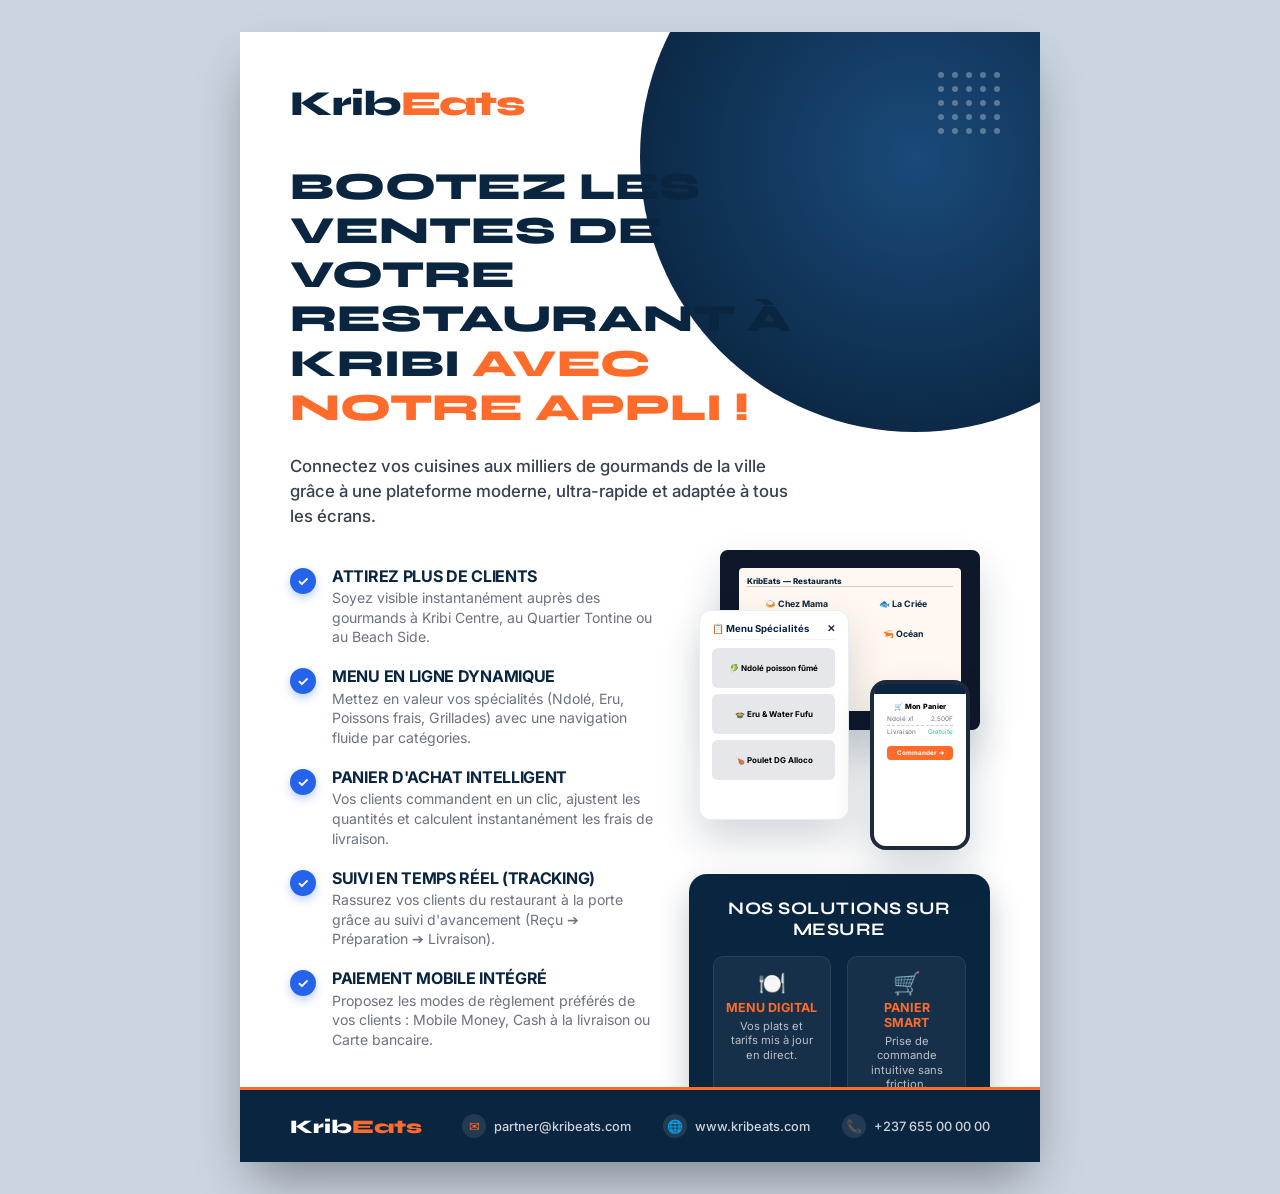
<file: affiche.html>
<!DOCTYPE html>
<html lang="fr">
<head>
<meta charset="UTF-8">
<meta name="viewport" content="width=device-width, initial-scale=1.0">
<title>Affiche Publicitaire KribEats</title>
<style>
  @import url('https://fonts.googleapis.com/css2?family=Syne:wght@700;800&family=Inter:wght@400;500;600;700&display=swap');

  :root {
    --ocean: #0A2540;
    --orange: #FF6B2B;
    --cream: #FFF8F0;
    --green: #2ECC71;
    --sand: #F5EDE0;
    --muted: #6B7280;
    --white: #FFFFFF;
  }

  * { margin: 0; padding: 0; box-sizing: border-box; }
  body { font-family: 'Inter', sans-serif; background: #cbd5e1; display: flex; justify-content: center; align-items: center; padding: 2rem; }

  /* ── CANVAS DE L'AFFICHE (Proportions standards A4 / Poster) ── */
  .poster {
    width: 800px;
    height: 1130px;
    background: var(--white);
    position: relative;
    overflow: hidden;
    box-shadow: 0 25px 50px -12px rgba(0, 0, 0, 0.4);
  }

  /* ── FORMES DE FOND (Style Nexora) ── */
  .bg-shape-top {
    position: absolute; top: -150px; right: -150px; width: 550px; height: 550px;
    background: radial-gradient(circle, #1A4A7A 0%, var(--ocean) 80%); border-radius: 50%; z-index: 1;
  }
  .bg-shape-dots {
    position: absolute; top: 40px; right: 40px; display: grid; grid-template-columns: repeat(5, 6px); gap: 8px; z-index: 2;
  }
  .bg-shape-dots div { width: 6px; height: 6px; background: rgba(255,255,255,0.3); border-radius: 50%; }

  /* ── LOGO & EN-TÊTE ── */
  .header { position: relative; z-index: 10; padding: 50px 50px 20px; }
  .logo { font-family: 'Syne', sans-serif; font-size: 2.2rem; color: var(--ocean); letter-spacing: -1px; font-weight: 800; margin-bottom: 2.5rem; }
  .logo span { color: var(--orange); }

  .headline {
    font-family: 'Syne', sans-serif; font-size: 2.4rem; color: var(--ocean);
    line-height: 1.15; font-weight: 800; max-width: 550px; text-transform: uppercase; margin-bottom: 1.5rem;
  }
  .headline em { color: var(--orange); font-style: normal; }
  
  .subheadline { color: #374151; font-size: 1.05rem; max-width: 500px; line-height: 1.5; font-weight: 500; }

  /* ── ZONE CONTENU PRINCIPAL (Grille 2 Colonnes) ── */
  .main-content { display: flex; padding: 0 50px; gap: 30px; position: relative; z-index: 10; }
  .left-col { flex: 1.1; display: flex; flex-direction: column; gap: 1.2rem; margin-top: 1rem; }
  .right-col { flex: 0.9; display: flex; flex-direction: column; gap: 1.5rem; }

  /* ── POINTS CLÉS (Puces bleues) ── */
  .feature-item { display: flex; gap: 1rem; align-items: flex-start; }
  .check-icon {
    background: #2563eb; color: white; width: 26px; height: 26px; border-radius: 50%;
    display: flex; align-items: center; justify-content: center; font-size: 0.85rem; font-weight: bold; flex-shrink: 0; margin-top: 2px;
    box-shadow: 0 4px 10px rgba(37,99,235,0.3);
  }
  .feature-text h3 { font-size: 1rem; font-weight: 700; color: var(--ocean); text-transform: uppercase; margin-bottom: 0.15rem; letter-spacing: -0.3px; }
  .feature-text p { font-size: 0.88rem; color: var(--muted); line-height: 1.4; }

  /* ── MOCKUPS VISUELS (Simulés en CSS épuré) ── */
  .mockups-container {
    position: relative; height: 320px; width: 100%; margin-top: -20px;
  }
  .mockup-card {
    background: white; border-radius: 12px; box-shadow: 0 20px 40px rgba(10,37,64,0.18);
    border: 1px solid rgba(10,37,64,0.08); position: absolute; padding: 0.8rem;
  }
  .mc-header { display: flex; justify-content: space-between; font-size: 0.6rem; font-weight: bold; margin-bottom: 0.5rem; color: var(--ocean); border-bottom: 1px solid #f3f4f6; padding-bottom: 0.3rem;}
  .mc-grid { display: grid; grid-template-columns: 1fr 1fr; gap: 6px; }
  .mc-item { background: var(--cream); border-radius: 6px; padding: 0.4rem; text-align: center; font-size: 0.55rem; font-weight: 700; }
  
  .mockup-pc { width: 260px; height: 180px; top: 20px; right: 10px; z-index: 3; background: #0f172a; border: 6px solid #0f172a; border-radius: 8px; color: white;}
  .mockup-pc .screen { background: var(--cream); width: 100%; height: 100%; border-radius: 4px; padding: 0.5rem; color: var(--ocean); }
  .mockup-tablet { width: 150px; height: 210px; top: 80px; left: 10px; z-index: 4; }
  .mockup-phone { width: 100px; height: 170px; bottom: 0px; right: 20px; z-index: 5; border-radius: 16px; border: 4px solid #1e293b;}

  /* ── BLOC ENCADRÉ BLEU : SOLUTIONS SUR MESURE ── */
  .solutions-box {
    background: var(--ocean); border-radius: 18px; padding: 1.5rem; color: var(--white);
    box-shadow: 0 15px 30px rgba(10,37,64,0.25);
  }
  .solutions-box h4 { font-family: 'Syne', sans-serif; font-size: 1.1rem; text-transform: uppercase; margin-bottom: 1rem; letter-spacing: 0.5px; text-align: center; }
  .solutions-grid { display: grid; grid-template-columns: repeat(2, 1fr); gap: 1rem; }
  .sol-card { background: rgba(255,255,255,0.05); padding: 0.8rem; border-radius: 10px; border: 1px solid rgba(255,255,255,0.08); text-align: center;}
  .sol-icon { font-size: 1.4rem; margin-bottom: 0.2rem; }
  .sol-title { font-size: 0.78rem; font-weight: 700; text-transform: uppercase; margin-bottom: 0.2rem; color: var(--orange); }
  .sol-desc { font-size: 0.7rem; color: rgba(255,255,255,0.7); line-height: 1.3; }

  /* ── BLOC ENCADRÉ BLANC : PROMOTION ── */
  .promo-box {
    background: var(--white); border: 2.5px solid #e5e7eb; border-radius: 20px; padding: 1.2rem 1.5rem;
    position: relative; box-shadow: 0 10px 25px rgba(0,0,0,0.03); margin-top: 0.5rem;
  }
  .promo-badge {
    position: absolute; top: -14px; left: 50%; transform: translateX(-50%);
    background: #dc2626; color: var(--white); font-size: 0.75rem; font-weight: 700;
    padding: 0.3rem 1.2rem; border-radius: 50px; text-transform: uppercase; display: flex; align-items: center; gap: 0.3rem;
  }
  .promo-title { text-align: center; font-family: 'Syne', sans-serif; font-size: 1.1rem; font-weight: 800; color: var(--ocean); margin-top: 0.4rem; text-transform: uppercase;}
  .promo-price { text-align: center; font-family: 'Syne', sans-serif; font-size: 3.2rem; font-weight: 800; color: #2563eb; margin: 0.2rem 0; line-height: 1; }
  .promo-price sub { font-size: 1rem; font-weight: 700; bottom: 0.5rem; color: var(--muted); text-transform: uppercase; }
  .promo-details { display: grid; grid-template-columns: 1fr 1fr; gap: 0.4rem 1rem; border-top: 1px solid #f3f4f6; padding-top: 0.6rem; margin-bottom: 0.6rem; }
  .promo-detail-item { font-size: 0.72rem; font-weight: 600; color: #4b5563; display: flex; align-items: center; gap: 0.3rem; }
  .promo-footer { background: var(--ocean); color: var(--white); text-align: center; font-size: 0.7rem; font-weight: 700; padding: 0.4rem; border-radius: 6px; text-transform: uppercase; letter-spacing: 0.5px; }

  /* ── BOUTON D'ACTION INFERIEUR ── */
  .cta-section { padding: 25px 50px; position: relative; z-index: 10; display: flex; align-items: center; }
  .cta-btn {
    background: #2563eb; color: var(--white); border: none; padding: 1rem 2rem; border-radius: 12px;
    font-weight: 700; font-size: 1.1rem; display: flex; align-items: center; gap: 0.8rem; cursor: pointer;
    box-shadow: 0 10px 25px rgba(37,99,235,0.4); text-decoration: none; transition: transform 0.2s;
  }
  .cta-btn:hover { transform: translateY(-2px); }
  .cta-btn-icon { background: rgba(255,255,255,0.2); width: 28px; height: 28px; border-radius: 50%; display: flex; align-items: center; justify-content: center; font-size: 0.9rem;}
  .cta-text { margin-left: 1.5rem; font-size: 0.85rem; font-weight: 600; color: var(--ocean); line-height: 1.4; }

  /* ── BANDEAU PIED DE PAGE ── */
  .footer-banner {
    position: absolute; bottom: 0; left: 0; right: 0; height: 75px; background: var(--ocean);
    z-index: 10; display: flex; align-items: center; justify-content: space-between; padding: 0 50px;
    border-top: 3px solid var(--orange);
  }
  .footer-logo { font-family: 'Syne', sans-serif; font-size: 1.2rem; color: var(--white); font-weight: 800; }
  .footer-logo span { color: var(--orange); }
  .footer-contacts { display: flex; gap: 2rem; }
  .contact-info { display: flex; align-items: center; gap: 0.5rem; color: rgba(255,255,255,0.8); font-size: 0.8rem; font-weight: 500; }
  .contact-icon { background: rgba(255,255,255,0.1); width: 24px; height: 24px; border-radius: 50%; display: flex; align-items: center; justify-content: center; color: var(--orange); }
</style>
</head>
<body>

<div class="poster">
  <!-- Formes arrière-plan -->
  <div class="bg-shape-top"></div>
  <div class="bg-shape-dots">
    <div></div><div></div><div></div><div></div><div></div>
    <div></div><div></div><div></div><div></div><div></div>
    <div></div><div></div><div></div><div></div><div></div>
    <div></div><div></div><div></div><div></div><div></div>
    <div></div><div></div><div></div><div></div><div></div>
  </div>

  <!-- En-tête -->
  <div class="header">
    <div class="logo">Krib<span>Eats</span></div>
    <h1 class="headline">Bootez les ventes de votre restaurant à Kribi <em>avec notre appli !</em></h1>
    <p class="subheadline">Connectez vos cuisines aux milliers de gourmands de la ville grâce à une plateforme moderne, ultra-rapide et adaptée à tous les écrans.</p>
  </div>

  <!-- Contenu Principal -->
  <div class="main-content">
    
    <!-- Colonne Gauche : Liste des fonctionnalités -->
    <div class="left-col">
      
      <div class="feature-item">
        <div class="check-icon">✓</div>
        <div class="feature-text">
          <h3>Attirez plus de clients</h3>
          <p>Soyez visible instantanément auprès des gourmands à Kribi Centre, au Quartier Tontine ou au Beach Side.</p>
        </div>
      </div>

      <div class="feature-item">
        <div class="check-icon">✓</div>
        <div class="feature-text">
          <h3>Menu en ligne dynamique</h3>
          <p>Mettez en valeur vos spécialités (Ndolé, Eru, Poissons frais, Grillades) avec une navigation fluide par catégories.</p>
        </div>
      </div>

      <div class="feature-item">
        <div class="check-icon">✓</div>
        <div class="feature-text">
          <h3>Panier d'achat intelligent</h3>
          <p>Vos clients commandent en un clic, ajustent les quantités et calculent instantanément les frais de livraison.</p>
        </div>
      </div>

      <div class="feature-item">
        <div class="check-icon">✓</div>
        <div class="feature-text">
          <h3>Suivi en temps réel (Tracking)</h3>
          <p>Rassurez vos clients du restaurant à la porte grâce au suivi d'avancement (Reçu ➔ Préparation ➔ Livraison).</p>
        </div>
      </div>

      <div class="feature-item">
        <div class="check-icon">✓</div>
        <div class="feature-text">
          <h3>Paiement mobile intégré</h3>
          <p>Proposez les modes de règlement préférés de vos clients : Mobile Money, Cash à la livraison ou Carte bancaire.</p>
        </div>
      </div>

    </div>

    <!-- Colonne Droite : Visuels & Offres -->
    <div class="right-col">
      
      <!-- Zone Mockups Écrans -->
      <div class="mockups-container">
        <!-- Mockup PC -->
        <div class="mockup-card mockup-pc">
          <div class="screen">
            <div style="font-size:0.5rem;font-weight:800;margin-bottom:0.3rem;border-bottom:1px solid #ccc">KribEats — Restaurants</div>
            <div class="mc-grid">
              <div class="mc-item">🍛 Chez Mama</div>
              <div class="mc-item">🐟 La Criée</div>
              <div class="mc-item">🔥 Le Braisier</div>
              <div class="mc-item">🦐 Océan</div>
            </div>
          </div>
        </div>
        <!-- Mockup Tablette -->
        <div class="mockup-card mockup-tablet">
          <div class="mc-header"><span>📋 Menu Spécialités</span><span>✕</span></div>
          <div style="background:#e5e7eb;height:40px;border-radius:6px;margin-bottom:6px;display:flex;align-items:center;justify-content:center;font-size:0.5rem;font-weight:bold">🥬 Ndolé poisson fûmé</div>
          <div style="background:#e5e7eb;height:40px;border-radius:6px;margin-bottom:6px;display:flex;align-items:center;justify-content:center;font-size:0.5rem;font-weight:bold">🍲 Eru & Water Fufu</div>
          <div style="background:#e5e7eb;height:40px;border-radius:6px;display:flex;align-items:center;justify-content:center;font-size:0.5rem;font-weight:bold">🍗 Poulet DG Alloco</div>
        </div>
        <!-- Mockup Smartphone -->
        <div class="mockup-card mockup-phone">
          <div style="background:var(--ocean);height:10px;margin:-0.8rem -0.8rem 0.5rem;border-radius:10px 10px 0 0"></div>
          <div style="font-size:0.45rem;font-weight:800;text-align:center;margin-bottom:0.3rem">🛒 Mon Panier</div>
          <div style="font-size:0.4rem;color:var(--muted);border-bottom:1px dashed #ccc;padding-bottom:2px">Ndolé x1 <span style="float:right">2.500F</span></div>
          <div style="font-size:0.4rem;color:var(--muted);padding-top:2px;margin-bottom:10px">Livraison <span style="float:right;color:var(--green)">Gratuite</span></div>
          <div style="background:var(--orange);color:white;font-size:0.4rem;text-align:center;padding:3px;border-radius:4px;font-weight:bold">Commander ➔</div>
        </div>
      </div>

      <!-- Solutions sur mesure -->
      <div class="solutions-box">
        <h4>Nos solutions sur mesure</h4>
        <div class="solutions-grid">
          <div class="sol-card">
            <div class="sol-icon">🍽️</div>
            <div class="sol-title">Menu digital</div>
            <div class="sol-desc">Vos plats et tarifs mis à jour en direct.</div>
          </div>
          <div class="sol-card">
            <div class="sol-icon">🛒</div>
            <div class="sol-title">Panier Smart</div>
            <div class="sol-desc">Prise de commande intuitive sans friction.</div>
          </div>
          <div class="sol-card">
            <div class="sol-icon">🛵</div>
            <div class="sol-title">Tracking Live</div>
            <div class="sol-desc">Estimation du temps d'arrivée (ETA) en direct.</div>
          </div>
          <div class="sol-card">
            <div class="sol-icon">📱</div>
            <div class="sol-title">Responsive</div>
            <div class="sol-desc">Affichage parfait sur mobiles et ordinateurs.</div>
          </div>
        </div>
      </div>

      <!-- Promotion du mois -->
      <div class="promo-box">
        <div class="promo-badge">🔥 Offre de lancement</div>
        <div class="promo-title">Inscription Partenaire</div>
        <div class="promo-price">0 FCFA <sub>/ Mois</sub></div>
        <div class="promo-details">
          <div class="promo-detail-item">⚡ Intégration immédiate</div>
          <div class="promo-detail-item">✓ Zéro frais cachés</div>
          <div class="promo-detail-item">📸 Shooting photo offert</div>
          <div class="promo-detail-item">🛠️ Assistance 7j/7</div>
        </div>
        <div class="promo-footer">Offre limitée aux 10 prochains restaurants</div>
      </div>

    </div>
  </div>

  <!-- Zone de Bouton d'Action -->
  <div class="cta-section">
    <a href="#" class="cta-btn">
      <span class="cta-btn-icon">➔</span>
      Inscrire mon restaurant
    </a>
    <div class="cta-text">
      Rejoignez la première plateforme de livraison à Kribi.<br>
      <strong>Augmentez votre chiffre d'affaires dès cette semaine !</strong>
    </div>
  </div>

  <!-- Pied de page -->
  <div class="footer-banner">
    <div class="footer-logo">Krib<span>Eats</span></div>
    <div class="footer-contacts">
      <div class="contact-info">
        <div class="contact-icon">✉</div>
        partner@kribeats.com
      </div>
      <div class="contact-info">
        <div class="contact-icon">🌐</div>
        www.kribeats.com
      </div>
      <div class="contact-info">
        <div class="contact-icon">📞</div>
        +237 655 00 00 00
      </div>
    </div>
  </div>
</div>

</body>
</html>
</file>
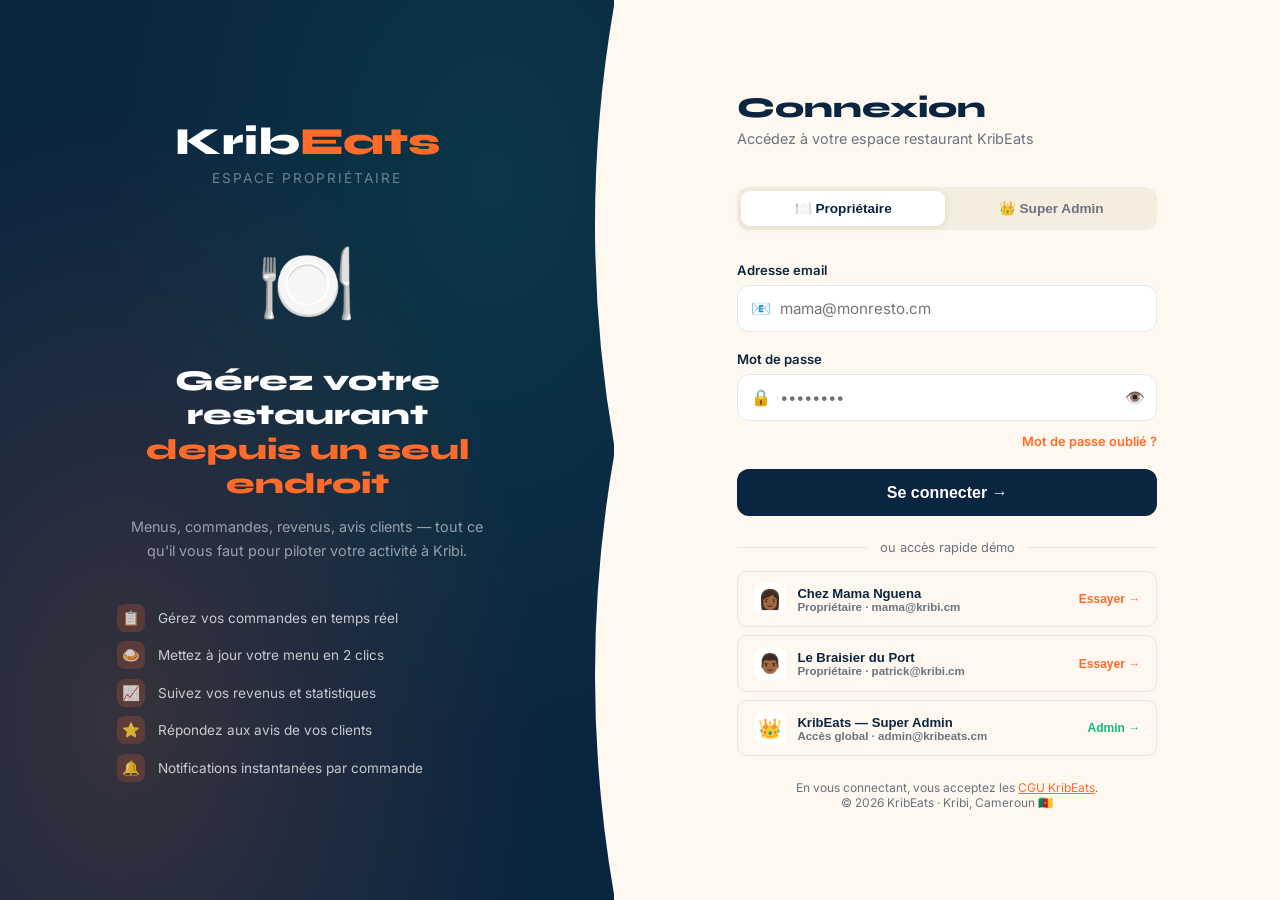
<file: login.html>
<!DOCTYPE html>
<html lang="fr">
<head>
<meta charset="UTF-8">
<meta name="viewport" content="width=device-width, initial-scale=1.0">
<title>KribEats — Connexion Espace Restaurant</title>
<style>
@import url('https://fonts.googleapis.com/css2?family=Syne:wght=700;800&family=Inter:wght=400;500;600;700&display=swap');
:root {
  --ocean:#0A2540; --orange:#FF6B2B; --green:#10B981;
  --cream:#FFF8F0; --sand:#F5EDE0; --border:#E5E7EB; --muted:#6B7280;
}
*{margin:0;padding:0;box-sizing:border-box;}
body{font-family:'Inter',sans-serif;min-height:100vh;display:flex;background:var(--cream);}

.left{
  width:48%;background:var(--ocean);display:flex;flex-direction:column;
  justify-content:center;align-items:center;padding:3rem;position:relative;overflow:hidden;
}
.left-bg{
  position:absolute;inset:0;
  background:radial-gradient(ellipse at 20% 80%,rgba(255,107,43,.18) 0%,transparent 60%),
             radial-gradient(ellipse at 80% 20%,rgba(16,185,129,.12) 0%,transparent 55%);
}
.left-content{position:relative;z-index:1;text-align:center;max-width:380px;}
.brand{font-family:'Syne',sans-serif;font-size:2.4rem;font-weight:800;color:white;margin-bottom:.3rem;}
.brand span{color:var(--orange);}
.brand-sub{font-size:.85rem;color:rgba(255,255,255,.4);letter-spacing:2px;text-transform:uppercase;margin-bottom:3rem;}
.hero-illus{font-size:5rem;margin-bottom:2rem;display:block;}
.left-title{font-family:'Syne',sans-serif;font-size:1.8rem;font-weight:800;color:white;line-height:1.2;margin-bottom:.8rem;}
.left-title em{color:var(--orange);font-style:normal;}
.left-desc{color:rgba(255,255,255,.55);font-size:.9rem;line-height:1.7;margin-bottom:2.5rem;}
.feat-list{display:flex;flex-direction:column;gap:.6rem;text-align:left;}
.feat{display:flex;align-items:center;gap:.8rem;color:rgba(255,255,255,.75);font-size:.85rem;}
.feat-icon{width:28px;height:28px;border-radius:8px;background:rgba(255,107,43,.2);display:flex;align-items:center;justify-content:center;font-size:.9rem;flex-shrink:0;}

/* wave separator */
.wave-sep{position:absolute;right:-1px;top:0;bottom:0;width:60px;}
.wave-sep svg{height:100%;width:100%;}

.right{flex:1;display:flex;align-items:center;justify-content:center;padding:2rem;}
.login-box{width:100%;max-width:420px;}
.login-header{margin-bottom:2.5rem;}
.login-header h2{font-family:'Syne',sans-serif;font-size:1.8rem;font-weight:800;color:var(--ocean);margin-bottom:.3rem;}
.login-header p{color:var(--muted);font-size:.9rem;}

.role-switch{display:flex;background:var(--sand);border-radius:12px;padding:4px;margin-bottom:2rem;gap:4px;}
.role-btn{flex:1;padding:.6rem;border-radius:9px;border:none;background:transparent;font-size:.85rem;font-weight:600;cursor:pointer;color:var(--muted);transition:all .2s;}
.role-btn.active{background:white;color:var(--ocean);box-shadow:0 2px 8px rgba(0,0,0,.08);}

.form-group{margin-bottom:1.2rem;}
.form-label{font-size:.82rem;font-weight:600;color:var(--ocean);display:block;margin-bottom:.45rem;}
.form-input{
  width:100%;padding:.8rem 1rem;border:1.5px solid var(--border);border-radius:12px;
  font-size:.95rem;font-family:'Inter',sans-serif;outline:none;transition:border-color .2s,box-shadow .2s;
  background:white;color:var(--ocean);
}
.form-input:focus{border-color:var(--orange);box-shadow:0 0 0 3px rgba(255,107,43,.1);}
.input-wrap{position:relative;}
.input-icon{position:absolute;left:14px;top:50%;transform:translateY(-50%);font-size:1rem;color:var(--muted);}
.input-wrap .form-input{padding-left:2.6rem;}
.pw-toggle{position:absolute;right:12px;top:50%;transform:translateY(-50%);background:none;border:none;cursor:pointer;font-size:1rem;color:var(--muted);user-select:none;}

.forgot{text-align:right;margin-top:-.6rem;margin-bottom:1.2rem;}
.forgot a{font-size:.8rem;color:var(--orange);font-weight:600;text-decoration:none;}

.btn-login{
  width:100%;padding:.9rem;background:var(--ocean);color:white;border:none;
  border-radius:12px;font-weight:700;font-size:1rem;cursor:pointer;
  transition:background .2s,transform .15s,box-shadow .2s;margin-bottom:1rem;
}
.btn-login:hover{background:#0D3060;transform:translateY(-1px);box-shadow:0 6px 20px rgba(10,37,64,.3);}

.divider{display:flex;align-items:center;gap:.8rem;margin:.5rem 0 1rem;color:var(--muted);font-size:.8rem;}
.divider::before,.divider::after{content:'';flex:1;height:1px;background:var(--border);}

.demo-accounts{display:flex;flex-direction:column;gap:.5rem;}
.demo-btn{
  width:100%;padding:.7rem 1rem;background:var(--cream);border:1.5px solid var(--border);
  border-radius:10px;font-size:.82rem;font-weight:600;cursor:pointer;color:var(--ocean);
  transition:all .15s;display:flex;align-items:center;gap:.7rem;text-align:left;
}
.demo-btn:hover{border-color:var(--orange);background:rgba(255,107,43,.04);}
.demo-emoji{font-size:1.2rem;width:32px;height:32px;background:white;border-radius:8px;display:flex;align-items:center;justify-content:center;flex-shrink:0;}
.demo-info .demo-name{font-size:.82rem;font-weight:700;}
.demo-info .demo-role{font-size:.72rem;color:var(--muted);}

.error-msg{background:#FEE2E2;border:1px solid #FECACA;color:#991B1B;border-radius:10px;padding:.7rem 1rem;font-size:.83rem;margin-bottom:1rem;display:none;}
.error-msg.show{display:block;}

.footer-note{text-align:center;font-size:.75rem;color:var(--muted);margin-top:1.5rem;}

@media(max-width:700px){
  body{flex-direction:column;}
  .left{width:100%;padding:2rem;min-height:auto;}
  .feat-list{display:none;}
  .left-desc{display:none;}
  .wave-sep{display:none;}
  .left-title{font-size:1.4rem;}
  .hero-illus{font-size:3rem;margin-bottom:1rem;}
  .brand{font-size:1.8rem;}
  .right{padding:1.5rem;}
}
</style>
</head>
<body>

<!-- LEFT PANEL -->
<div class="left">
  <div class="left-bg"></div>
  <div class="wave-sep">
    <svg viewBox="0 0 60 900" preserveAspectRatio="none" xmlns="http://www.w3.org/2000/svg">
      <path d="M60,0 Q20,225 60,450 Q20,675 60,900 L60,900 L60,0Z" fill="#FFF8F0"/>
    </svg>
  </div>
  <div class="left-content">
    <div class="brand">Krib<span>Eats</span></div>
    <div class="brand-sub">Espace Propriétaire</div>
    <span class="hero-illus">🍽️</span>
    <h2 class="left-title">Gérez votre restaurant <em>depuis un seul endroit</em></h2>
    <p class="left-desc">Menus, commandes, revenus, avis clients — tout ce qu'il vous faut pour piloter votre activité à Kribi.</p>
    <div class="feat-list">
      <div class="feat"><div class="feat-icon">📋</div>Gérez vos commandes en temps réel</div>
      <div class="feat"><div class="feat-icon">🍛</div>Mettez à jour votre menu en 2 clics</div>
      <div class="feat"><div class="feat-icon">📈</div>Suivez vos revenus et statistiques</div>
      <div class="feat"><div class="feat-icon">⭐</div>Répondez aux avis de vos clients</div>
      <div class="feat"><div class="feat-icon">🔔</div>Notifications instantanées par commande</div>
    </div>
  </div>
</div>

<!-- RIGHT PANEL -->
<div class="right">
  <div class="login-box">
    <div class="login-header">
      <h2>Connexion</h2>
      <p>Accédez à votre espace restaurant KribEats</p>
    </div>

    <!-- Role Switch -->
    <div class="role-switch">
      <button class="role-btn active" id="role-owner" onclick="setRole(this,'owner')">🍽️ Propriétaire</button>
      <button class="role-btn" id="role-admin" onclick="setRole(this,'admin')">👑 Super Admin</button>
    </div>

    <div class="error-msg" id="errorMsg">Email ou mot de passe incorrect. Réessayez.</div>

    <div class="form-group">
      <label class="form-label">Adresse email</label>
      <div class="input-wrap">
        <span class="input-icon">📧</span>
        <input class="form-input" type="email" id="emailInput" placeholder="mama@monresto.cm">
      </div>
    </div>
    <div class="form-group">
      <label class="form-label">Mot de passe</label>
      <div class="input-wrap">
        <span class="input-icon">🔒</span>
        <input class="form-input" type="password" id="pwInput" placeholder="••••••••">
        <button class="pw-toggle" onclick="togglePw()" id="pwToggleBtn">👁️</button>
      </div>
    </div>
    <div class="forgot"><a href="#" onclick="alert('Fonctionnalité indisponible en démo. Utilisez les accès rapides.')">Mot de passe oublié ?</a></div>

    <button class="btn-login" id="loginBtn" onclick="doLogin()">Se connecter →</button>

    <div class="divider">ou accès rapide démo</div>

    <div class="demo-accounts">
      <button class="demo-btn" onclick="quickLogin('mama@kribi.cm','owner')">
        <div class="demo-emoji">👩🏾</div>
        <div class="demo-info">
          <div class="demo-name">Chez Mama Nguena</div>
          <div class="demo-role">Propriétaire · mama@kribi.cm</div>
        </div>
        <span style="margin-left:auto;font-size:.75rem;color:var(--orange);font-weight:700">Essayer →</span>
      </button>
      <button class="demo-btn" onclick="quickLogin('patrick@kribi.cm','owner')">
        <div class="demo-emoji">👨🏾</div>
        <div class="demo-info">
          <div class="demo-name">Le Braisier du Port</div>
          <div class="demo-role">Propriétaire · patrick@kribi.cm</div>
        </div>
        <span style="margin-left:auto;font-size:.75rem;color:var(--orange);font-weight:700">Essayer →</span>
      </button>
      <button class="demo-btn" onclick="quickLogin('admin@kribeats.cm','admin')">
        <div class="demo-emoji">👑</div>
        <div class="demo-info">
          <div class="demo-name">KribEats — Super Admin</div>
          <div class="demo-role">Accès global · admin@kribeats.cm</div>
        </div>
        <span style="margin-left:auto;font-size:.75rem;color:var(--green);font-weight:700">Admin →</span>
      </button>
    </div>

    <div class="footer-note">En vous connectant, vous acceptez les <a href="#" style="color:var(--orange)">CGU KribEats</a>.<br>© 2026 KribEats · Kribi, Cameroun 🇨🇲</div>
  </div>
</div>

<script>
let currentRole = 'owner';

function setRole(btn, role) {
  document.querySelectorAll('.role-switch .role-btn').forEach(b=>b.classList.remove('active'));
  btn.classList.add('active');
  currentRole = role;
}

function togglePw() {
  const inp = document.getElementById('pwInput');
  const btn = document.getElementById('pwToggleBtn');
  if(inp.type === 'password') {
    inp.type = 'text';
    btn.textContent = '🙈';
  } else {
    inp.type = 'password';
    btn.textContent = '👁️';
  }
}

// Configuration des comptes de simulation locale
const accounts = {
  'mama@kribi.cm':    { role:'owner', file:'dashboard.html?resto=mama' },
  'patrick@kribi.cm': { role:'owner', file:'dashboard.html?resto=braisier' },
  'admin@kribeats.cm':{ role:'admin', file:'superadmin.html' },
};

function doLogin() {
  const email = document.getElementById('emailInput').value.trim().toLowerCase();
  const pw    = document.getElementById('pwInput').value;
  const err   = document.getElementById('errorMsg');
  const btn   = document.getElementById('loginBtn');
  
  err.classList.remove('show');

  if (!email || !pw) { 
    err.textContent = 'Veuillez remplir tous les champs.'; 
    err.classList.add('show'); 
    return; 
  }

  const acc = accounts[email];
  if (acc && acc.role === currentRole) {
    btn.textContent = "Connexion en cours...";
    btn.style.opacity = "0.7";
    btn.disabled = true;
    
    // Simulation d'une légère latence réseau pour le réalisme UX
    setTimeout(() => {
      window.location.href = acc.file;
    }, 400);
    
  } else if (acc && acc.role !== currentRole) {
    err.textContent = `Ce compte correspond à un profil "${acc.role==='admin'?'Super Admin':'Propriétaire'}". Modifiez le type de compte en haut.`;
    err.classList.add('show');
  } else {
    err.textContent = 'Identifiants invalides. Veuillez utiliser les accès démo rapides ci-dessous.';
    err.classList.add('show');
  }
}

function quickLogin(email, role) {
  document.getElementById('emailInput').value = email;
  document.getElementById('pwInput').value = 'demo1234';
  
  // Forcer la synchronisation du switch graphique
  const targetBtn = document.getElementById(role === 'owner' ? 'role-owner' : 'role-admin');
  if (targetBtn) setRole(targetBtn, role);

  // Déclenchement automatique
  setTimeout(doLogin, 150);
}

// Écouteurs d'événements clavier globaux
document.getElementById('pwInput').addEventListener('keydown', e => { if(e.key === 'Enter') doLogin(); });
document.getElementById('emailInput').addEventListener('keydown', e => { if(e.key === 'Enter') doLogin(); });
</script>
</body>
</html>
</file>
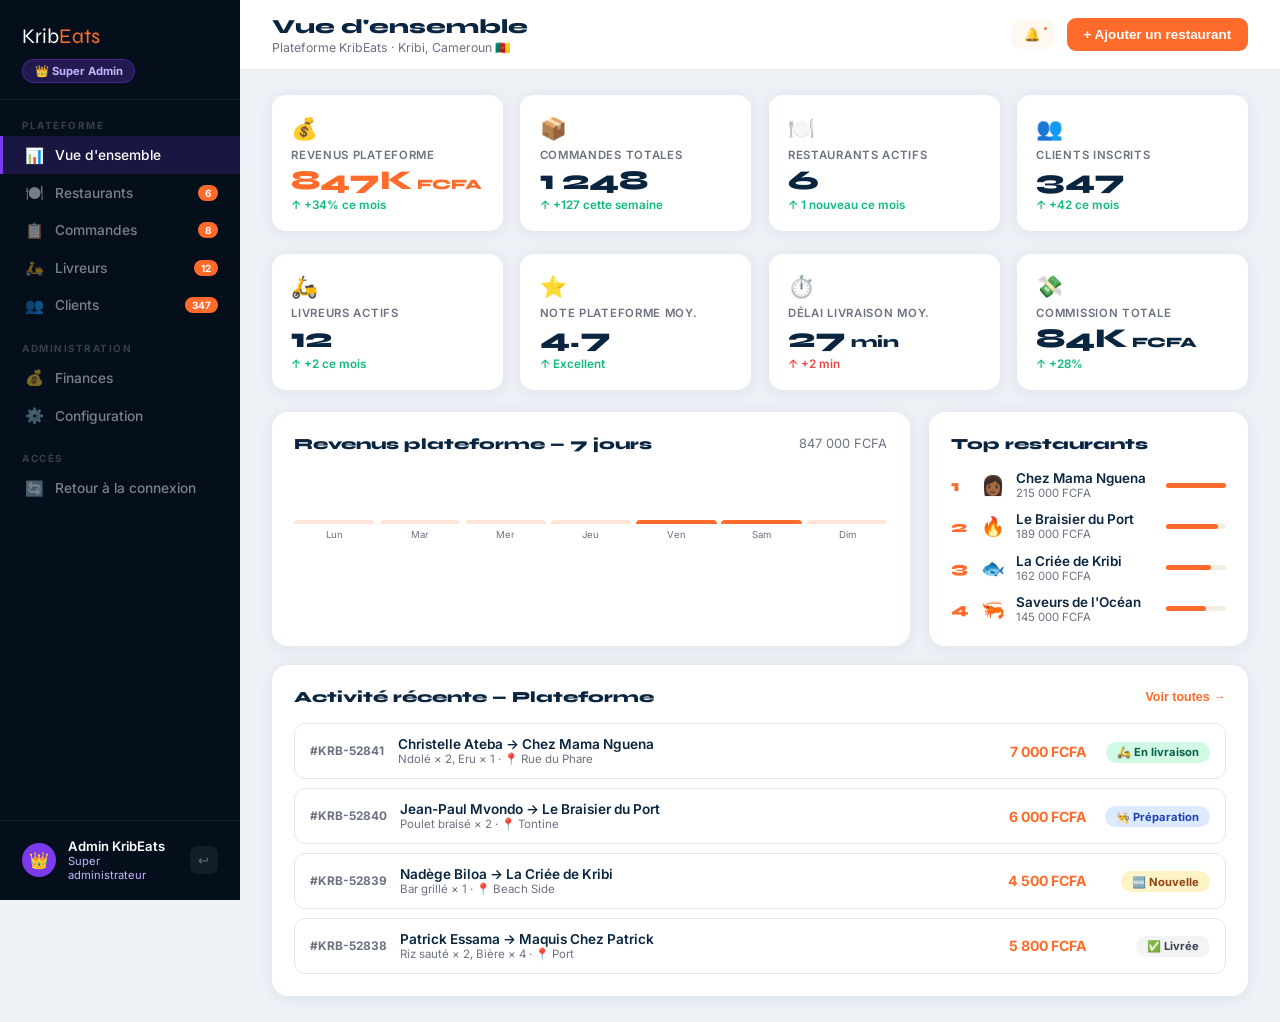
<file: SuperAdmin.html>
<!DOCTYPE html>
<html lang="fr">
<head>
<meta charset="UTF-8">
<meta name="viewport" content="width=device-width, initial-scale=1.0">
<title>KribEats — Super Admin</title>
<style>
@import url('https://fonts.googleapis.com/css2?family=Syne:wght@700;800&family=Inter:wght@400;500;600;700&display=swap');
:root{
  --ocean:#0A2540;--orange:#FF6B2B;--orange2:#FF8C55;--green:#10B981;
  --red:#EF4444;--yellow:#F59E0B;--purple:#7C3AED;
  --cream:#FFF8F0;--sand:#F5EDE0;--sidebar:#050F1C;
  --muted:#6B7280;--border:#E5E7EB;--white:#fff;
  --card-sh:0 2px 16px rgba(10,37,64,.08);
}
*{margin:0;padding:0;box-sizing:border-box;}
body{font-family:'Inter',sans-serif;background:#EEF2F7;color:var(--ocean);display:flex;min-height:100vh;}

.sb{width:240px;background:var(--sidebar);min-height:100vh;display:flex;flex-direction:column;position:fixed;top:0;left:0;bottom:0;z-index:50;}
.sb-logo{padding:1.5rem 1.4rem 1rem;border-bottom:1px solid rgba(255,255,255,.06);}
.sb-brand{font-family:'Syne',sans-serif;font-size:1.3rem;color:white;}
.sb-brand span{color:var(--orange);}
.sb-admin-badge{display:inline-flex;align-items:center;gap:.35rem;background:rgba(124,58,237,.25);border:1px solid rgba(124,58,237,.4);border-radius:50px;padding:.25rem .7rem;font-size:.7rem;font-weight:700;color:#C4B5FD;margin-top:.6rem;}
.sb-nav{padding:.6rem 0;flex:1;}
.sb-lbl{font-size:.62rem;font-weight:700;letter-spacing:1.5px;color:rgba(255,255,255,.2);text-transform:uppercase;padding:.6rem 1.4rem .35rem;}
.sb-lk{display:flex;align-items:center;gap:.75rem;padding:.58rem 1.4rem;cursor:pointer;color:rgba(255,255,255,.48);font-size:.86rem;font-weight:500;transition:all .15s;border-left:3px solid transparent;}
.sb-lk:hover{color:rgba(255,255,255,.82);background:rgba(255,255,255,.04);}
.sb-lk.active{color:white;background:rgba(124,58,237,.18);border-left-color:#7C3AED;}
.sb-lk .ico{font-size:.95rem;width:18px;text-align:center;}
.sb-badge{margin-left:auto;background:var(--orange);color:white;font-size:.62rem;font-weight:700;padding:.12rem .42rem;border-radius:50px;}
.sb-badge.p{background:var(--purple);}
.sb-bottom{padding:1.1rem 1.4rem;border-top:1px solid rgba(255,255,255,.06);display:flex;align-items:center;gap:.7rem;}
.sb-av{width:34px;height:34px;border-radius:50%;background:var(--purple);display:flex;align-items:center;justify-content:center;font-size:1rem;flex-shrink:0;}
.sb-nm{font-size:.82rem;font-weight:600;color:white;}
.sb-rl{font-size:.7rem;color:#C4B5FD;}
.lo-btn{margin-left:auto;background:rgba(255,255,255,.06);border:none;border-radius:7px;width:28px;height:28px;cursor:pointer;display:flex;align-items:center;justify-content:center;font-size:.82rem;color:rgba(255,255,255,.35);transition:all .15s;}
.lo-btn:hover{background:rgba(255,255,255,.12);color:white;}

.main{margin-left:240px;flex:1;display:flex;flex-direction:column;}
.topbar{background:white;border-bottom:1px solid var(--border);padding:.85rem 2rem;display:flex;align-items:center;justify-content:space-between;position:sticky;top:0;z-index:40;}
.tb-l h1{font-family:'Syne',sans-serif;font-size:1.25rem;font-weight:800;}
.tb-l p{font-size:.77rem;color:var(--muted);margin-top:.1rem;}
.tb-r{display:flex;align-items:center;gap:.8rem;}
.tb-btn{background:var(--cream);border:none;padding:.44rem .85rem;border-radius:9px;font-size:.82rem;font-weight:600;cursor:pointer;color:var(--ocean);display:flex;align-items:center;gap:.4rem;transition:all .15s;position:relative;}
.tb-btn:hover{background:var(--sand);}
.tb-nd{position:absolute;top:5px;right:5px;width:7px;height:7px;background:var(--orange);border-radius:50%;border:2px solid white;}

.content{padding:1.6rem 2rem;flex:1;}
.page{display:none;}.page.active{display:block;}
.card{background:white;border-radius:16px;padding:1.4rem;box-shadow:var(--card-sh);}
.card-hd{display:flex;justify-content:space-between;align-items:center;margin-bottom:1.1rem;}
.card-title{font-family:'Syne',sans-serif;font-size:.97rem;font-weight:800;}
.card-action{font-size:.78rem;color:var(--orange);font-weight:600;cursor:pointer;border:none;background:none;}
.kpi-row{display:grid;grid-template-columns:repeat(4,1fr);gap:1.1rem;margin-bottom:1.4rem;}
.kpi{background:white;border-radius:14px;padding:1.2rem;box-shadow:var(--card-sh);}
.kpi-ico{font-size:1.35rem;margin-bottom:.45rem;}
.kpi-lbl{font-size:.71rem;font-weight:600;color:var(--muted);text-transform:uppercase;letter-spacing:.7px;margin-bottom:.3rem;}
.kpi-val{font-family:'Syne',sans-serif;font-size:1.7rem;font-weight:800;line-height:1;margin-bottom:.28rem;}
.kpi-delta{font-size:.73rem;font-weight:600;}
.up{color:var(--green);}.dn{color:var(--red);}
.g2{display:grid;grid-template-columns:1fr 1fr;gap:1.2rem;margin-bottom:1.2rem;}
.g31{display:grid;grid-template-columns:2fr 1fr;gap:1.2rem;margin-bottom:1.2rem;}

.btn{padding:.55rem 1.05rem;border-radius:9px;font-size:.84rem;font-weight:600;cursor:pointer;border:none;transition:all .15s;}
.btn.pri{background:var(--orange);color:white;}.btn.pri:hover{background:var(--orange2);}
.btn.sec{background:white;color:var(--ocean);border:1.5px solid var(--border);}.btn.sec:hover{border-color:var(--ocean);}
.btn.purple{background:var(--purple);color:white;}
.btn.danger{background:#FEE2E2;color:var(--red);}
.btn.sm{padding:.35rem .7rem;font-size:.77rem;}
.inp{padding:.6rem .9rem;border:1.5px solid var(--border);border-radius:10px;font-size:.87rem;font-family:'Inter',sans-serif;outline:none;transition:border-color .2s;}
.inp:focus{border-color:var(--orange);}
.pill{display:inline-block;padding:.22rem .7rem;border-radius:50px;font-size:.7rem;font-weight:700;}
.pill.active{background:#D1FAE5;color:#065F46;}
.pill.inactive{background:#FEE2E2;color:#991B1B;}
.pill.pending{background:#FEF3C7;color:#92400E;}
.pill.new{background:#FEF3C7;color:#92400E;}
.pill.prep{background:#DBEAFE;color:#1E40AF;}
.pill.del{background:#D1FAE5;color:#065F46;}
.pill.done{background:#F3F4F6;color:#374151;}

/* RESTAURANTS TABLE */
.resto-table{width:100%;border-collapse:collapse;font-size:.85rem;}
.resto-table th{text-align:left;padding:.55rem .8rem;color:var(--muted);font-weight:600;border-bottom:2px solid var(--border);white-space:nowrap;}
.resto-table td{padding:.7rem .8rem;border-bottom:1px solid var(--border);vertical-align:middle;}
.resto-table tr:last-child td{border-bottom:none;}
.resto-table tr:hover td{background:rgba(255,107,43,.03);}
.resto-av{width:36px;height:36px;border-radius:10px;display:flex;align-items:center;justify-content:center;font-size:1.3rem;flex-shrink:0;}
.resto-info .nm{font-weight:700;font-size:.88rem;}
.resto-info .sub{font-size:.73rem;color:var(--muted);}
.actions{display:flex;gap:.35rem;align-items:center;}

/* BARS */
.bars{display:flex;align-items:flex-end;gap:.3rem;height:70px;}
.bar-col{flex:1;display:flex;flex-direction:column;align-items:center;gap:.3rem;}
.bar{width:100%;background:var(--orange);opacity:.18;border-radius:4px 4px 0 0;min-height:4px;}
.bar.hi{opacity:1;}
.bar-lbl{font-size:.6rem;color:var(--muted);}

/* ORDERS PLATFORM */
.ord-row{display:flex;align-items:center;gap:.8rem;padding:.75rem .9rem;border:1.5px solid var(--border);border-radius:11px;margin-bottom:.55rem;transition:border-color .15s;}
.ord-row:hover{border-color:var(--orange);}
.ord-row:last-child{margin-bottom:0;}
.ord-id{font-size:.74rem;font-weight:700;color:var(--muted);min-width:75px;}
.ord-cli{flex:1;}
.ord-cli .nm{font-weight:600;font-size:.85rem;}
.ord-cli .sub{font-size:.72rem;color:var(--muted);}
.ord-amt{font-weight:700;font-size:.88rem;min-width:85px;text-align:right;}

/* MODAL */
.modal-bg{position:fixed;inset:0;background:rgba(0,0,0,.45);z-index:300;display:none;align-items:center;justify-content:center;padding:1rem;}
.modal-bg.open{display:flex;}
.modal{background:white;border-radius:18px;width:100%;max-width:460px;max-height:90vh;overflow-y:auto;}
.modal-hd{padding:1.4rem 1.5rem 0;display:flex;justify-content:space-between;align-items:center;}
.modal-hd h3{font-family:'Syne',sans-serif;font-size:1.2rem;font-weight:800;}
.modal-close{background:var(--cream);border:none;width:32px;height:32px;border-radius:50%;cursor:pointer;}
.modal-bd{padding:1.2rem 1.5rem 1.7rem;}
.fgrp{margin-bottom:1rem;}
.flbl{font-size:.8rem;font-weight:600;display:block;margin-bottom:.35rem;color:var(--ocean);}
.finp,.fsel,.ftxt{width:100%;padding:.67rem .9rem;border:1.5px solid var(--border);border-radius:9px;font-size:.88rem;font-family:'Inter',sans-serif;outline:none;transition:border-color .2s;resize:none;}
.finp:focus,.fsel:focus,.ftxt:focus{border-color:var(--orange);}
.frow{display:grid;grid-template-columns:1fr 1fr;gap:.9rem;}
.modal-ft{display:flex;gap:.7rem;justify-content:flex-end;margin-top:1rem;}

/* LIVREURS */
.livreur-row{display:flex;align-items:center;gap:.9rem;padding:.75rem;border:1.5px solid var(--border);border-radius:11px;margin-bottom:.55rem;transition:border-color .15s;}
.livreur-row:hover{border-color:var(--orange);}
.livreur-av{width:40px;height:40px;border-radius:50%;background:var(--sand);display:flex;align-items:center;justify-content:center;font-size:1.2rem;flex-shrink:0;}
.livreur-inf{flex:1;}
.livreur-nm{font-weight:700;font-size:.88rem;}
.livreur-sub{font-size:.73rem;color:var(--muted);}
.livreur-stats{text-align:right;font-size:.78rem;}
.livreur-stats .stat-val{font-weight:700;font-size:.92rem;color:var(--orange);}

/* MINI TOG */
.mini-tog{width:38px;height:21px;border-radius:50px;background:var(--green);position:relative;cursor:pointer;transition:background .2s;border:none;flex-shrink:0;}
.mini-tog::after{content:'';position:absolute;width:15px;height:15px;background:white;border-radius:50%;top:3px;right:3px;transition:right .2s,left .2s;}
.mini-tog.off{background:#D1D5DB;}.mini-tog.off::after{right:auto;left:3px;}

/* USERS TABLE */
.user-table{width:100%;border-collapse:collapse;font-size:.84rem;}
.user-table th{text-align:left;padding:.5rem .7rem;color:var(--muted);font-weight:600;border-bottom:2px solid var(--border);}
.user-table td{padding:.65rem .7rem;border-bottom:1px solid var(--border);}
.user-table tr:last-child td{border-bottom:none;}

.toast{position:fixed;bottom:2rem;left:50%;transform:translateX(-50%);background:var(--ocean);color:white;padding:.68rem 1.4rem;border-radius:50px;font-size:.86rem;font-weight:600;z-index:999;opacity:0;transition:opacity .3s;pointer-events:none;white-space:nowrap;}
.toast.show{opacity:1;}

@media(max-width:880px){
  .sb{transform:translateX(-100%);}.sb.open{transform:translateX(0);}
  .main{margin-left:0;}
  .kpi-row{grid-template-columns:1fr 1fr;}
  .g2,.g31{grid-template-columns:1fr;}
}
</style>
</head>
<body>

<!-- SIDEBAR SUPER ADMIN -->
<aside class="sb">
  <div class="sb-logo">
    <div class="sb-brand">Krib<span>Eats</span></div>
    <div class="sb-admin-badge">👑 Super Admin</div>
  </div>
  <nav class="sb-nav">
    <div class="sb-lbl">Plateforme</div>
    <div class="sb-lk active" onclick="nav('overview',this)"><span class="ico">📊</span>Vue d'ensemble</div>
    <div class="sb-lk" onclick="nav('restaurants',this)"><span class="ico">🍽️</span>Restaurants<span class="sb-badge">6</span></div>
    <div class="sb-lk" onclick="nav('orders',this)"><span class="ico">📋</span>Commandes<span class="sb-badge">8</span></div>
    <div class="sb-lk" onclick="nav('livreurs',this)"><span class="ico">🛵</span>Livreurs<span class="sb-badge">12</span></div>
    <div class="sb-lk" onclick="nav('users',this)"><span class="ico">👥</span>Clients<span class="sb-badge">347</span></div>
    <div class="sb-lbl" style="margin-top:.5rem">Administration</div>
    <div class="sb-lk" onclick="nav('finance',this)"><span class="ico">💰</span>Finances</div>
    <div class="sb-lk" onclick="nav('config',this)"><span class="ico">⚙️</span>Configuration</div>
    <div class="sb-lbl" style="margin-top:.5rem">Accès</div>
    <div class="sb-lk" onclick="goLogin()"><span class="ico">🔄</span>Retour à la connexion</div>
  </nav>
  <div class="sb-bottom">
    <div class="sb-av">👑</div>
    <div><div class="sb-nm">Admin KribEats</div><div class="sb-rl">Super administrateur</div></div>
    <button class="lo-btn" onclick="goLogin()" title="Déconnexion">↩</button>
  </div>
</aside>

<!-- MAIN -->
<div class="main">
  <div class="topbar">
    <div class="tb-l">
      <h1 id="pageTitle">Vue d'ensemble</h1>
      <p>Plateforme KribEats · Kribi, Cameroun 🇨🇲</p>
    </div>
    <div class="tb-r">
      <button class="tb-btn" onclick="toast('8 nouveaux événements plateforme')">🔔<div class="tb-nd"></div></button>
      <button class="btn pri" onclick="openAddResto()">+ Ajouter un restaurant</button>
    </div>
  </div>

  <div class="content">

    <!-- ═══ OVERVIEW ═══ -->
    <div class="page active" id="page-overview">
      <div class="kpi-row">
        <div class="kpi"><div class="kpi-ico">💰</div><div class="kpi-lbl">Revenus plateforme</div><div class="kpi-val" style="color:var(--orange)">847K<span style="font-size:.9rem"> FCFA</span></div><div class="kpi-delta up">↑ +34% ce mois</div></div>
        <div class="kpi"><div class="kpi-ico">📦</div><div class="kpi-lbl">Commandes totales</div><div class="kpi-val">1 248</div><div class="kpi-delta up">↑ +127 cette semaine</div></div>
        <div class="kpi"><div class="kpi-ico">🍽️</div><div class="kpi-lbl">Restaurants actifs</div><div class="kpi-val">6</div><div class="kpi-delta up">↑ 1 nouveau ce mois</div></div>
        <div class="kpi"><div class="kpi-ico">👥</div><div class="kpi-lbl">Clients inscrits</div><div class="kpi-val">347</div><div class="kpi-delta up">↑ +42 ce mois</div></div>
      </div>
      <div class="kpi-row">
        <div class="kpi"><div class="kpi-ico">🛵</div><div class="kpi-lbl">Livreurs actifs</div><div class="kpi-val">12</div><div class="kpi-delta up">↑ +2 ce mois</div></div>
        <div class="kpi"><div class="kpi-ico">⭐</div><div class="kpi-lbl">Note plateforme moy.</div><div class="kpi-val">4.7</div><div class="kpi-delta up">↑ Excellent</div></div>
        <div class="kpi"><div class="kpi-ico">⏱️</div><div class="kpi-lbl">Délai livraison moy.</div><div class="kpi-val">27<span style="font-size:1rem"> min</span></div><div class="kpi-delta dn">↑ +2 min</div></div>
        <div class="kpi"><div class="kpi-ico">💸</div><div class="kpi-lbl">Commission totale</div><div class="kpi-val">84K<span style="font-size:.9rem"> FCFA</span></div><div class="kpi-delta up">↑ +28%</div></div>
      </div>

      <div class="g31">
        <div class="card">
          <div class="card-hd"><span class="card-title">Revenus plateforme — 7 jours</span><span style="font-size:.8rem;color:var(--muted)">847 000 FCFA</span></div>
          <div class="bars">
            <div class="bar-col"><div class="bar" style="height:48%"></div><div class="bar-lbl">Lun</div></div>
            <div class="bar-col"><div class="bar" style="height:62%"></div><div class="bar-lbl">Mar</div></div>
            <div class="bar-col"><div class="bar" style="height:40%"></div><div class="bar-lbl">Mer</div></div>
            <div class="bar-col"><div class="bar" style="height:78%"></div><div class="bar-lbl">Jeu</div></div>
            <div class="bar-col"><div class="bar hi" style="height:100%"></div><div class="bar-lbl">Ven</div></div>
            <div class="bar-col"><div class="bar hi" style="height:82%"></div><div class="bar-lbl">Sam</div></div>
            <div class="bar-col"><div class="bar" style="height:60%"></div><div class="bar-lbl">Dim</div></div>
          </div>
        </div>
        <div class="card">
          <div class="card-hd"><span class="card-title">Top restaurants</span></div>
          <div style="display:flex;flex-direction:column;gap:.7rem">
            <div style="display:flex;align-items:center;gap:.7rem"><span style="font-family:'Syne',sans-serif;font-weight:800;color:var(--orange);min-width:18px">1</span><span style="font-size:1.2rem">👩🏾</span><div style="flex:1"><div style="font-size:.84rem;font-weight:600">Chez Mama Nguena</div><div style="font-size:.71rem;color:var(--muted)">215 000 FCFA</div></div><div style="width:60px;height:5px;background:var(--sand);border-radius:50px"><div style="width:100%;height:5px;background:var(--orange);border-radius:50px"></div></div></div>
            <div style="display:flex;align-items:center;gap:.7rem"><span style="font-family:'Syne',sans-serif;font-weight:800;color:var(--orange);min-width:18px">2</span><span style="font-size:1.2rem">🔥</span><div style="flex:1"><div style="font-size:.84rem;font-weight:600">Le Braisier du Port</div><div style="font-size:.71rem;color:var(--muted)">189 000 FCFA</div></div><div style="width:60px;height:5px;background:var(--sand);border-radius:50px"><div style="width:88%;height:5px;background:var(--orange);border-radius:50px"></div></div></div>
            <div style="display:flex;align-items:center;gap:.7rem"><span style="font-family:'Syne',sans-serif;font-weight:800;color:var(--orange);min-width:18px">3</span><span style="font-size:1.2rem">🐟</span><div style="flex:1"><div style="font-size:.84rem;font-weight:600">La Criée de Kribi</div><div style="font-size:.71rem;color:var(--muted)">162 000 FCFA</div></div><div style="width:60px;height:5px;background:var(--sand);border-radius:50px"><div style="width:75%;height:5px;background:var(--orange);border-radius:50px"></div></div></div>
            <div style="display:flex;align-items:center;gap:.7rem"><span style="font-family:'Syne',sans-serif;font-weight:800;color:var(--orange);min-width:18px">4</span><span style="font-size:1.2rem">🦐</span><div style="flex:1"><div style="font-size:.84rem;font-weight:600">Saveurs de l'Océan</div><div style="font-size:.71rem;color:var(--muted)">145 000 FCFA</div></div><div style="width:60px;height:5px;background:var(--sand);border-radius:50px"><div style="width:67%;height:5px;background:var(--orange);border-radius:50px"></div></div></div>
          </div>
        </div>
      </div>

      <!-- Activité récente -->
      <div class="card">
        <div class="card-hd"><span class="card-title">Activité récente — Plateforme</span><button class="card-action" onclick="nav('orders',document.querySelectorAll('.sb-lk')[2])">Voir toutes →</button></div>
        <div>
          <div class="ord-row"><span class="ord-id">#KRB-52841</span><div class="ord-cli"><div class="nm">Christelle Ateba → Chez Mama Nguena</div><div class="sub">Ndolé × 2, Eru × 1 · 📍 Rue du Phare</div></div><span class="ord-amt" style="color:var(--orange)">7 000 FCFA</span><span style="min-width:110px;text-align:right"><span class="pill del">🛵 En livraison</span></span></div>
          <div class="ord-row"><span class="ord-id">#KRB-52840</span><div class="ord-cli"><div class="nm">Jean-Paul Mvondo → Le Braisier du Port</div><div class="sub">Poulet braisé × 2 · 📍 Tontine</div></div><span class="ord-amt" style="color:var(--orange)">6 000 FCFA</span><span style="min-width:110px;text-align:right"><span class="pill prep">👨‍🍳 Préparation</span></span></div>
          <div class="ord-row"><span class="ord-id">#KRB-52839</span><div class="ord-cli"><div class="nm">Nadège Biloa → La Criée de Kribi</div><div class="sub">Bar grillé × 1 · 📍 Beach Side</div></div><span class="ord-amt" style="color:var(--orange)">4 500 FCFA</span><span style="min-width:110px;text-align:right"><span class="pill new">🆕 Nouvelle</span></span></div>
          <div class="ord-row" style="margin-bottom:0"><span class="ord-id">#KRB-52838</span><div class="ord-cli"><div class="nm">Patrick Essama → Maquis Chez Patrick</div><div class="sub">Riz sauté × 2, Bière × 4 · 📍 Port</div></div><span class="ord-amt" style="color:var(--orange)">5 800 FCFA</span><span style="min-width:110px;text-align:right"><span class="pill done">✅ Livrée</span></span></div>
        </div>
      </div>
    </div>

    <!-- ═══ RESTAURANTS ═══ -->
    <div class="page" id="page-restaurants">
      <div style="display:flex;gap:.8rem;margin-bottom:1.2rem;flex-wrap:wrap">
        <input class="inp" style="flex:1;min-width:200px" placeholder="Rechercher un restaurant…">
        <select class="inp" style="width:160px"><option>Tous les statuts</option><option>Actifs</option><option>En attente</option><option>Suspendus</option></select>
        <button class="btn pri" onclick="openAddResto()">+ Ajouter un restaurant</button>
      </div>
      <div class="card">
        <table class="resto-table">
          <thead><tr>
            <th>Restaurant</th><th>Propriétaire</th><th>Note</th><th>Commandes</th><th>Revenus mois</th><th>Commission</th><th>Statut</th><th>Actions</th>
          </tr></thead>
          <tbody id="restoTableBody"></tbody>
        </table>
      </div>
    </div>

    <!-- ═══ ORDERS ═══ -->
    <div class="page" id="page-orders">
      <div style="display:flex;gap:.8rem;margin-bottom:1.2rem;flex-wrap:wrap;align-items:center">
        <input class="inp" style="flex:1;min-width:200px" placeholder="Rechercher commande, client…">
        <select class="inp" style="width:180px"><option>Tous les restaurants</option><option>Chez Mama Nguena</option><option>Le Braisier du Port</option><option>La Criée de Kribi</option></select>
        <select class="inp" style="width:150px"><option>Tous les statuts</option><option>Nouvelles</option><option>Préparation</option><option>En livraison</option><option>Livrées</option></select>
      </div>
      <div class="card">
        <div class="card-hd"><span class="card-title">Toutes les commandes</span><span style="font-size:.8rem;color:var(--muted)">1 248 commandes au total</span></div>
        <table class="user-table">
          <thead><tr><th>ID</th><th>Client</th><th>Restaurant</th><th>Articles</th><th>Total</th><th>Paiement</th><th>Livreur</th><th>Statut</th></tr></thead>
          <tbody>
            <tr><td><strong>#52841</strong></td><td>Christelle A.</td><td>Chez Mama Nguena</td><td>Ndolé × 2, Eru × 1</td><td style="font-weight:700;color:var(--orange)">7 000</td><td>📱 MTN</td><td>🛵 Eric M.</td><td><span class="pill del">En livraison</span></td></tr>
            <tr><td><strong>#52840</strong></td><td>Jean-Paul M.</td><td>Le Braisier du Port</td><td>Poulet × 2</td><td style="font-weight:700;color:var(--orange)">6 000</td><td>💵 Cash</td><td>🛵 Didier K.</td><td><span class="pill prep">Préparation</span></td></tr>
            <tr><td><strong>#52839</strong></td><td>Nadège B.</td><td>La Criée de Kribi</td><td>Bar grillé × 1</td><td style="font-weight:700;color:var(--orange)">4 500</td><td>📱 Orange</td><td>—</td><td><span class="pill new">Nouvelle</span></td></tr>
            <tr><td><strong>#52835</strong></td><td>Patrick E.</td><td>Maquis Chez Patrick</td><td>Riz × 2, Bière × 4</td><td style="font-weight:700;color:var(--orange)">5 800</td><td>💵 Cash</td><td>🛵 Eric M.</td><td><span class="pill done">Livrée</span></td></tr>
            <tr><td><strong>#52830</strong></td><td>Solange N.</td><td>Chez Mama Nguena</td><td>Ndolé × 1</td><td style="font-weight:700;color:var(--orange)">2 500</td><td>📱 MTN</td><td>🛵 Jean C.</td><td><span class="pill done">Livrée</span></td></tr>
          </tbody>
        </table>
      </div>
    </div>

    <!-- ═══ LIVREURS ═══ -->
    <div class="page" id="page-livreurs">
      <div style="display:flex;gap:.8rem;margin-bottom:1.2rem;flex-wrap:wrap">
        <input class="inp" style="flex:1;min-width:200px" placeholder="Rechercher un livreur…">
        <button class="btn pri" onclick="toast('Formulaire ajout livreur — bientôt')">+ Ajouter un livreur</button>
      </div>
      <div class="g2">
        <div class="card">
          <div class="card-hd"><span class="card-title">Livreurs actifs maintenant</span><span style="font-size:.78rem;color:var(--green);font-weight:700">● 7 en ligne</span></div>
          <div id="livreursList"></div>
        </div>
        <div class="card">
          <div class="card-hd"><span class="card-title">Performance — ce mois</span></div>
          <table class="user-table">
            <thead><tr><th>Livreur</th><th>Livraisons</th><th>Note</th><th>Revenus</th></tr></thead>
            <tbody>
              <tr><td>🛵 Eric Mvondo</td><td style="font-weight:700">142</td><td>⭐ 4.9</td><td style="color:var(--orange);font-weight:700">71 000</td></tr>
              <tr><td>🛵 Didier Kamga</td><td style="font-weight:700">128</td><td>⭐ 4.8</td><td style="color:var(--orange);font-weight:700">64 000</td></tr>
              <tr><td>🛵 Jean Choupo</td><td style="font-weight:700">114</td><td>⭐ 4.7</td><td style="color:var(--orange);font-weight:700">57 000</td></tr>
              <tr><td>🛵 Simon Ateba</td><td style="font-weight:700">98</td><td>⭐ 4.6</td><td style="color:var(--orange);font-weight:700">49 000</td></tr>
            </tbody>
          </table>
        </div>
      </div>
    </div>

    <!-- ═══ USERS ═══ -->
    <div class="page" id="page-users">
      <div style="display:flex;gap:.8rem;margin-bottom:1.2rem">
        <input class="inp" style="flex:1" placeholder="Rechercher un client…">
        <select class="inp" style="width:160px"><option>Tous</option><option>Actifs</option><option>Inactifs</option></select>
      </div>
      <div class="card">
        <div class="card-hd"><span class="card-title">Clients inscrits</span><span style="font-size:.8rem;color:var(--muted)">347 au total</span></div>
        <table class="user-table">
          <thead><tr><th>Client</th><th>Email</th><th>Téléphone</th><th>Commandes</th><th>Total dépensé</th><th>Inscrit le</th><th>Statut</th><th>Action</th></tr></thead>
          <tbody>
            <tr><td><strong>Christelle Ateba</strong></td><td>christelle@gmail.com</td><td>+237 691 234 567</td><td style="font-weight:700">28</td><td style="color:var(--orange);font-weight:700">84 000</td><td>Jan 2025</td><td><span class="pill active">Actif</span></td><td><button class="btn sec sm" onclick="toast('Profil client ouvert')">Voir</button></td></tr>
            <tr><td><strong>Jean-Paul Mvondo</strong></td><td>jpmvondo@yahoo.fr</td><td>+237 677 890 123</td><td style="font-weight:700">15</td><td style="color:var(--orange);font-weight:700">47 500</td><td>Fév 2025</td><td><span class="pill active">Actif</span></td><td><button class="btn sec sm" onclick="toast('Profil client ouvert')">Voir</button></td></tr>
            <tr><td><strong>Nadège Biloa</strong></td><td>nadege.b@hotmail.com</td><td>+237 699 012 345</td><td style="font-weight:700">9</td><td style="color:var(--orange);font-weight:700">28 000</td><td>Mar 2025</td><td><span class="pill active">Actif</span></td><td><button class="btn sec sm" onclick="toast('Profil client ouvert')">Voir</button></td></tr>
            <tr><td><strong>Solange Nkoa</strong></td><td>solange.nkoa@cm.com</td><td>+237 691 111 222</td><td style="font-weight:700">3</td><td style="color:var(--orange);font-weight:700">9 500</td><td>Avr 2025</td><td><span class="pill pending">Inactif</span></td><td><button class="btn sec sm" onclick="toast('Profil client ouvert')">Voir</button></td></tr>
          </tbody>
        </table>
      </div>
    </div>

    <!-- ═══ FINANCE ═══ -->
    <div class="page" id="page-finance">
      <div class="kpi-row">
        <div class="kpi"><div class="kpi-ico">💰</div><div class="kpi-lbl">Revenus bruts</div><div class="kpi-val" style="color:var(--orange)">847K</div><div class="kpi-delta up">↑ +34%</div></div>
        <div class="kpi"><div class="kpi-ico">💸</div><div class="kpi-lbl">Commissions (10%)</div><div class="kpi-val" style="color:var(--purple)">84.7K</div><div class="kpi-delta up">↑ +34%</div></div>
        <div class="kpi"><div class="kpi-ico">🛵</div><div class="kpi-lbl">Frais livreurs</div><div class="kpi-val" style="color:var(--ocean)">62K</div><div class="kpi-delta up">↑ +12%</div></div>
        <div class="kpi"><div class="kpi-ico">📈</div><div class="kpi-lbl">Bénéfice net</div><div class="kpi-val" style="color:var(--green)">22.7K</div><div class="kpi-delta up">↑ +8%</div></div>
      </div>
      <div class="card">
        <div class="card-hd"><span class="card-title">Revenus par restaurant — ce mois</span></div>
        <table class="user-table">
          <thead><tr><th>Restaurant</th><th>Commandes</th><th>Revenus bruts</th><th>Commission KribEats (10%)</th><th>Net restaurant</th><th>Statut paiement</th></tr></thead>
          <tbody>
            <tr><td>👩🏾 Chez Mama Nguena</td><td>148</td><td style="font-weight:700">215 000</td><td style="color:var(--purple);font-weight:700">21 500</td><td style="color:var(--green);font-weight:700">193 500</td><td><span class="pill active">Payé</span></td></tr>
            <tr><td>🔥 Le Braisier du Port</td><td>134</td><td style="font-weight:700">189 000</td><td style="color:var(--purple);font-weight:700">18 900</td><td style="color:var(--green);font-weight:700">170 100</td><td><span class="pill active">Payé</span></td></tr>
            <tr><td>🐟 La Criée de Kribi</td><td>108</td><td style="font-weight:700">162 000</td><td style="color:var(--purple);font-weight:700">16 200</td><td style="color:var(--green);font-weight:700">145 800</td><td><span class="pill pending">En attente</span></td></tr>
            <tr><td>🦐 Saveurs de l'Océan</td><td>89</td><td style="font-weight:700">145 000</td><td style="color:var(--purple);font-weight:700">14 500</td><td style="color:var(--green);font-weight:700">130 500</td><td><span class="pill active">Payé</span></td></tr>
            <tr><td>🍕 Bella Pizza Kribi</td><td>67</td><td style="font-weight:700">89 000</td><td style="color:var(--purple);font-weight:700">8 900</td><td style="color:var(--green);font-weight:700">80 100</td><td><span class="pill pending">En attente</span></td></tr>
            <tr><td>🍖 Maquis Chez Patrick</td><td>52</td><td style="font-weight:700">47 000</td><td style="color:var(--purple);font-weight:700">4 700</td><td style="color:var(--green);font-weight:700">42 300</td><td><span class="pill active">Payé</span></td></tr>
          </tbody>
        </table>
      </div>
    </div>

    <!-- ═══ CONFIG ═══ -->
    <div class="page" id="page-config">
      <div class="g2">
        <div>
          <div class="card" style="margin-bottom:1.2rem">
            <h3 style="font-family:'Syne',sans-serif;font-size:.97rem;font-weight:800;margin-bottom:1rem;padding-bottom:.5rem;border-bottom:1px solid var(--border)">Paramètres plateforme</h3>
            <div class="fgrp"><label class="flbl">Nom de la plateforme</label><input class="finp" value="KribEats"></div>
            <div class="fgrp"><label class="flbl">Email support</label><input class="finp" value="support@kribeats.cm"></div>
            <div class="fgrp"><label class="flbl">Téléphone urgences</label><input class="finp" value="+237 677 000 001"></div>
            <div class="fgrp"><label class="flbl">Commission plateforme (%)</label><input class="finp" type="number" value="10"></div>
            <button class="btn pri" onclick="toast('Configuration sauvegardée ✓')">Enregistrer</button>
          </div>
          <div class="card">
            <h3 style="font-family:'Syne',sans-serif;font-size:.97rem;font-weight:800;margin-bottom:1rem;padding-bottom:.5rem;border-bottom:1px solid var(--border)">Zones de livraison actives</h3>
            <div style="margin-bottom:.8rem">
              <span style="display:inline-flex;align-items:center;gap:.4rem;background:var(--sand);border-radius:50px;padding:.3rem .8rem;font-size:.78rem;font-weight:600;margin:.2rem">📍 Kribi Centre <button style="background:none;border:none;cursor:pointer;color:var(--muted)" onclick="this.parentElement.remove()">×</button></span>
              <span style="display:inline-flex;align-items:center;gap:.4rem;background:var(--sand);border-radius:50px;padding:.3rem .8rem;font-size:.78rem;font-weight:600;margin:.2rem">📍 Quartier Tontine <button style="background:none;border:none;cursor:pointer;color:var(--muted)" onclick="this.parentElement.remove()">×</button></span>
              <span style="display:inline-flex;align-items:center;gap:.4rem;background:var(--sand);border-radius:50px;padding:.3rem .8rem;font-size:.78rem;font-weight:600;margin:.2rem">📍 Beach Side <button style="background:none;border:none;cursor:pointer;color:var(--muted)" onclick="this.parentElement.remove()">×</button></span>
              <span style="display:inline-flex;align-items:center;gap:.4rem;background:var(--sand);border-radius:50px;padding:.3rem .8rem;font-size:.78rem;font-weight:600;margin:.2rem">📍 Port de Kribi <button style="background:none;border:none;cursor:pointer;color:var(--muted)" onclick="this.parentElement.remove()">×</button></span>
            </div>
            <div style="display:flex;gap:.6rem"><input class="finp" placeholder="Ajouter un quartier…"><button class="btn pri" onclick="toast('Zone ajoutée ✓')">+ Ajouter</button></div>
          </div>
        </div>
        <div>
          <div class="card" style="margin-bottom:1.2rem">
            <h3 style="font-family:'Syne',sans-serif;font-size:.97rem;font-weight:800;margin-bottom:1rem;padding-bottom:.5rem;border-bottom:1px solid var(--border)">Notifications globales</h3>
            <div style="display:flex;align-items:center;justify-content:space-between;padding:.7rem 0;border-bottom:1px solid var(--border)"><div><div style="font-size:.87rem;font-weight:600">Nouveau restaurant inscrit</div><div style="font-size:.73rem;color:var(--muted)">Alerte admin</div></div><button class="mini-tog" onclick="this.classList.toggle('off')"></button></div>
            <div style="display:flex;align-items:center;justify-content:space-between;padding:.7rem 0;border-bottom:1px solid var(--border)"><div><div style="font-size:.87rem;font-weight:600">Rapport quotidien</div><div style="font-size:.73rem;color:var(--muted)">Résumé à 23h</div></div><button class="mini-tog" onclick="this.classList.toggle('off')"></button></div>
            <div style="display:flex;align-items:center;justify-content:space-between;padding:.7rem 0"><div><div style="font-size:.87rem;font-weight:600">Incident livraison</div><div style="font-size:.73rem;color:var(--muted)">Alerte si livreur en retard</div></div><button class="mini-tog" onclick="this.classList.toggle('off')"></button></div>
          </div>
          <div class="card">
            <h3 style="font-family:'Syne',sans-serif;font-size:.97rem;font-weight:800;margin-bottom:1rem;padding-bottom:.5rem;border-bottom:1px solid var(--border)">Accès administrateurs</h3>
            <div style="display:flex;flex-direction:column;gap:.6rem">
              <div style="display:flex;align-items:center;gap:.8rem;padding:.6rem;background:var(--cream);border-radius:10px"><div style="width:32px;height:32px;border-radius:50%;background:var(--purple);display:flex;align-items:center;justify-content:center;font-size:.9rem">👑</div><div style="flex:1"><div style="font-size:.84rem;font-weight:700">Admin KribEats</div><div style="font-size:.72rem;color:var(--muted)">Super Admin · admin@kribeats.cm</div></div><span class="pill active">Actif</span></div>
              <div style="display:flex;align-items:center;gap:.8rem;padding:.6rem;background:var(--cream);border-radius:10px"><div style="width:32px;height:32px;border-radius:50%;background:var(--ocean);display:flex;align-items:center;justify-content:center;font-size:.9rem">👨‍💼</div><div style="flex:1"><div style="font-size:.84rem;font-weight:700">Modérateur Kribi</div><div style="font-size:.72rem;color:var(--muted)">Modérateur · mod@kribeats.cm</div></div><span class="pill active">Actif</span></div>
            </div>
            <br>
            <button class="btn sec" onclick="toast('Invitation envoyée ✓')">+ Inviter un admin</button>
          </div>
        </div>
      </div>
    </div>

  </div>
</div>

<!-- MODAL AJOUT RESTAURANT -->
<div class="modal-bg" id="restoModal">
  <div class="modal">
    <div class="modal-hd"><h3>Ajouter un restaurant</h3><button class="modal-close" onclick="closeRestoModal()">✕</button></div>
    <div class="modal-bd">
      <div class="fgrp"><label class="flbl">Nom du restaurant</label><input class="finp" id="rName" placeholder="Ex: Chez Mama Nguena"></div>
      <div class="frow">
        <div class="fgrp"><label class="flbl">Propriétaire</label><input class="finp" id="rOwner" placeholder="Prénom Nom"></div>
        <div class="fgrp"><label class="flbl">Catégorie</label><select class="fsel"><option>Camerounais</option><option>Poissons & fruits de mer</option><option>Grillades</option><option>Pizza</option><option>Maquis</option></select></div>
      </div>
      <div class="frow">
        <div class="fgrp"><label class="flbl">Email propriétaire</label><input class="finp" id="rEmail" type="email" placeholder="owner@email.cm"></div>
        <div class="fgrp"><label class="flbl">Téléphone</label><input class="finp" placeholder="+237 6XX XXX XXX"></div>
      </div>
      <div class="fgrp"><label class="flbl">Adresse</label><input class="finp" placeholder="Quartier, Kribi"></div>
      <div class="fgrp"><label class="flbl">Description</label><textarea class="ftxt" rows="2" placeholder="Spécialités et description courte…"></textarea></div>
      <div class="frow">
        <div class="fgrp"><label class="flbl">Commission (%)</label><input class="finp" type="number" value="10"></div>
        <div class="fgrp"><label class="flbl">Frais livraison (FCFA)</label><input class="finp" type="number" value="0"></div>
      </div>
      <div class="modal-ft">
        <button class="btn sec" onclick="closeRestoModal()">Annuler</button>
        <button class="btn pri" onclick="addResto()">Créer le restaurant</button>
      </div>
    </div>
  </div>
</div>

<div class="toast" id="toastEl"></div>

<script>
// ── RESTAURANTS DATA ──
let restos = [
  {id:1,emoji:'👩🏾',name:'Chez Mama Nguena',owner:'Mama Nguena',cat:'Camerounais',rating:4.9,orders:148,revenue:215000,commission:10,status:'active',email:'mama@kribi.cm'},
  {id:2,emoji:'🔥',name:'Le Braisier du Port',owner:'Patrick Nkoa',cat:'Grillades',rating:4.8,orders:134,revenue:189000,commission:10,status:'active',email:'patrick@kribi.cm'},
  {id:3,emoji:'🐟',name:'La Criée de Kribi',owner:'Marie Essama',cat:'Fruits de mer',rating:4.7,orders:108,revenue:162000,commission:10,status:'active',email:'lacriee@kribi.cm'},
  {id:4,emoji:'🦐',name:'Saveurs de l\'Océan',owner:'Joseph Bello',cat:'Fruits de mer',rating:4.6,orders:89,revenue:145000,commission:10,status:'active',email:'ocean@kribi.cm'},
  {id:5,emoji:'🍕',name:'Bella Pizza Kribi',owner:'Elena Rossi',cat:'Pizza',rating:4.4,orders:67,revenue:89000,commission:10,status:'pending',email:'bella@kribi.cm'},
  {id:6,emoji:'🍖',name:'Maquis Chez Patrick',owner:'Patrick Eba',cat:'Maquis',rating:4.5,orders:52,revenue:47000,commission:10,status:'active',email:'maquis@kribi.cm'},
];

function fmt(n){ return n.toLocaleString('fr-FR') + ' FCFA'; }

function renderRestoTable(){
  const tb = document.getElementById('restoTableBody');
  tb.innerHTML = restos.map(r=>`
    <tr>
      <td><div style="display:flex;align-items:center;gap:.7rem">
        <div class="resto-av" style="background:var(--sand)">${r.emoji}</div>
        <div class="resto-info"><div class="nm">${r.name}</div><div class="sub">${r.cat} · ${r.email}</div></div>
      </div></td>
      <td>${r.owner}</td>
      <td>⭐ ${r.rating}</td>
      <td style="font-weight:700">${r.orders}</td>
      <td style="color:var(--orange);font-weight:700">${fmt(r.revenue)}</td>
      <td style="color:var(--purple);font-weight:700">${fmt(Math.round(r.revenue*r.commission/100))}</td>
      <td><span class="pill ${r.status==='active'?'active':r.status==='pending'?'pending':'inactive'}">${r.status==='active'?'✅ Actif':r.status==='pending'?'⏳ En attente':'❌ Suspendu'}</span></td>
      <td>
        <div class="actions">
          <button class="btn sec sm" onclick="viewRestoDash(${r.id})">Dashboard</button>
          <button class="btn sm ${r.status==='active'?'danger':'pri'}" onclick="toggleRestoStatus(${r.id})">${r.status==='active'?'Suspendre':'Activer'}</button>
        </div>
      </td>
    </tr>`).join('');
}

function toggleRestoStatus(id){
  const r=restos.find(x=>x.id===id);
  if(!r)return;
  r.status = r.status==='active'?'suspended':'active';
  renderRestoTable();
  toast(r.status==='active'?`✅ ${r.name} réactivé`:`⛔ ${r.name} suspendu`);
}
function viewRestoDash(id){ const r=restos.find(x=>x.id===id);if(r) window.open(`dashboard.html?resto=${r.id===1?'mama':'braisier'}`,`_blank`); }

function openAddResto(){ document.getElementById('restoModal').classList.add('open'); }
function closeRestoModal(){ document.getElementById('restoModal').classList.remove('open'); }
function addResto(){
  const name=document.getElementById('rName').value.trim();
  const owner=document.getElementById('rOwner').value.trim();
  if(!name||!owner){toast('⚠️ Nom et propriétaire requis');return;}
  restos.push({id:Date.now(),emoji:'🍽️',name,owner,cat:'Divers',rating:0,orders:0,revenue:0,commission:10,status:'pending',email:document.getElementById('rEmail').value});
  renderRestoTable();
  closeRestoModal();
  toast(`✅ ${name} ajouté — en attente de validation`);
}

// ── LIVREURS ──
const livreurs = [
  {name:'Eric Mvondo',phone:'+237 677 123',zone:'Kribi Centre',deliveries:8,online:true,rating:4.9},
  {name:'Didier Kamga',phone:'+237 699 456',zone:'Tontine',deliveries:5,online:true,rating:4.8},
  {name:'Jean Choupo',phone:'+237 691 789',zone:'Beach Side',deliveries:6,online:false,rating:4.7},
  {name:'Simon Ateba',phone:'+237 655 012',zone:'Port de Kribi',deliveries:3,online:true,rating:4.6},
];

function renderLivreurs(){
  document.getElementById('livreursList').innerHTML = livreurs.map(l=>`
    <div class="livreur-row">
      <div class="livreur-av">🛵</div>
      <div class="livreur-inf">
        <div class="livreur-nm">${l.name}</div>
        <div class="livreur-sub">📍 ${l.zone} · ${l.phone}</div>
      </div>
      <div class="livreur-stats">
        <div class="stat-val">${l.deliveries} livr.</div>
        <div style="font-size:.7rem;color:var(--muted)">aujourd'hui</div>
      </div>
      <span style="margin:0 .3rem"><span class="pill ${l.online?'active':'inactive'}">${l.online?'● En ligne':'○ Hors ligne'}</span></span>
      <button class="btn sec sm" onclick="toast('Contacter ${l.name}')">Contacter</button>
    </div>`).join('');
}

// ── NAV ──
const titles={overview:'Vue d\'ensemble',restaurants:'Restaurants',orders:'Toutes les commandes',livreurs:'Livreurs',users:'Clients',finance:'Finances',config:'Configuration'};
function nav(page,el){
  document.querySelectorAll('.page').forEach(p=>p.classList.remove('active'));
  document.getElementById('page-'+page).classList.add('active');
  document.querySelectorAll('.sb-lk').forEach(l=>l.classList.remove('active'));
  if(el)el.classList.add('active');
  document.getElementById('pageTitle').textContent=titles[page]||page;
  if(page==='restaurants')renderRestoTable();
  if(page==='livreurs')renderLivreurs();
}

function toast(msg){const t=document.getElementById('toastEl');t.textContent=msg;t.classList.add('show');clearTimeout(t._t);t._t=setTimeout(()=>t.classList.remove('show'),2800);}
function goLogin(){location.href='login.html';}

renderRestoTable();
renderLivreurs();
</script>
</body>
</html>
</file>
